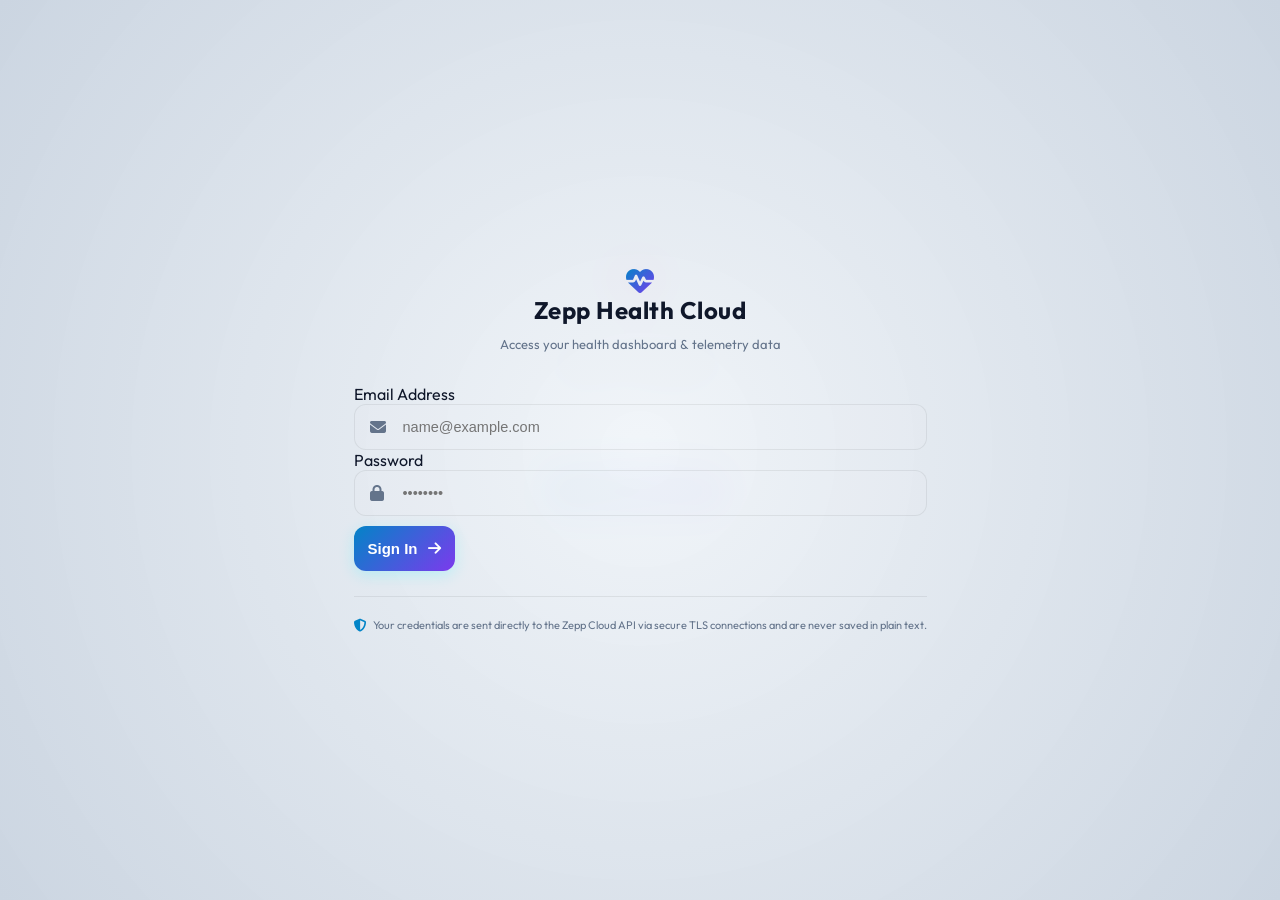
<file: frontend/heart_details.html>
<!DOCTYPE html>
<html lang="en">
<head>
  <meta charset="UTF-8">
  <meta name="viewport" content="width=device-width, initial-scale=1.0">
  <title>Heart Health - Zepp Dashboard</title>
  <link rel="stylesheet" href="style.css">
  <link rel="stylesheet" href="https://cdnjs.cloudflare.com/ajax/libs/font-awesome/6.4.0/css/all.min.css">
  <link href="https://fonts.googleapis.com/css2?family=Outfit:wght@300;400;500;600;700;800&display=swap" rel="stylesheet">
</head>
<body>
  <!-- Main Content Area -->
  <main class="main-content">
    <header class="top-header">
      <div class="header-title">
        <div class="brand-inline">
          <button id="menu-toggle-btn" class="menu-toggle-btn" title="Open navigation menu">
            <i class="fa-solid fa-bars"></i>
          </button>
          <i class="fa-solid fa-heart-pulse brand-icon"></i>
          <h2>Zepp Dashboard</h2>
        </div>
        <p>Heart Health detailed view</p>
      </div>
      <div class="header-controls">
        <div class="sync-status">
          <span class="pulse-indicator"></span>
          <span id="sync-text">Synced Live</span>
        </div>
        <div class="user-badge">
          <i class="fa-solid fa-user-circle"></i>
          <span id="user-id-val" class="user-value">Loading...</span>
        </div>
        <button id="logout-btn" class="logout-btn" title="Sign out / Switch account">
          <i class="fa-solid fa-right-from-bracket"></i>
        </button>
      </div>
    </header>

    <div class="scroll-container">
      <div style="background: var(--card-bg); padding: 40px; border-radius: 24px; border: 1px solid var(--card-border); text-align: center; max-width: 600px; margin: 50px auto; box-shadow: 0 4px 30px rgba(0, 0, 0, 0.02);">
        <i class="fa-solid fa-heart-pulse" style="font-size: 64px; color: var(--accent-rose); margin-bottom: 24px;"></i>
        <h2 style="font-size: 28px; font-weight: 700; margin-bottom: 12px; color: var(--text-primary);">Heart Health</h2>
        <p style="color: var(--text-secondary); line-height: 1.6; margin-bottom: 30px;">
          This page will show heart rate zones (Aerobic, Anaerobic, VO2 Max, Fat Burning), resting heart rate trends, and cardiovascular health insights.
        </p>
        <a href="index.html" style="display: inline-block; background: linear-gradient(135deg, var(--accent-cyan), var(--accent-purple)); color: #fff; padding: 12px 30px; border-radius: 14px; font-weight: 600; text-decoration: none; transition: var(--transition-smooth); box-shadow: 0 4px 15px rgba(2, 132, 199, 0.15);">
          Back to Overview
        </a>
      </div>
    </div>
  </main>

  <!-- Navigation Drawer (Hamburger Menu) -->
  <div id="nav-drawer" class="nav-drawer">
    <div class="drawer-header">
      <div class="brand-inline">
        <i class="fa-solid fa-heart-pulse brand-icon"></i>
        <h2>Zepp Menu</h2>
      </div>
      <button id="drawer-close-btn" class="drawer-close-btn" title="Close Menu">
        <i class="fa-solid fa-xmark"></i>
      </button>
    </div>
    <nav class="drawer-nav">
      <a href="index.html" class="drawer-link">
        <i class="fa-solid fa-chart-line"></i>
        <span>Overview</span>
      </a>
      <a href="sleep_details.html" class="drawer-link">
        <i class="fa-solid fa-bed"></i>
        <span>Sleep Analytics</span>
      </a>
      <a href="heart_details.html" class="drawer-link active">
        <i class="fa-solid fa-heart-pulse"></i>
        <span>Heart Health</span>
      </a>
      <a href="workouts.html" class="drawer-link">
        <i class="fa-solid fa-running"></i>
        <span>Workouts History</span>
      </a>
    </nav>
  </div>
  <div id="drawer-overlay" class="drawer-overlay"></div>

  <!-- Login Modal overlay (shared behavior) -->
  <div id="login-overlay" class="login-overlay">
    <div class="login-modal">
      <div class="login-header">
        <i class="fa-solid fa-heart-pulse brand-icon"></i>
        <h2>Zepp Health Cloud</h2>
        <p>Access your health dashboard & telemetry data</p>
      </div>
      <form id="login-form">
        <div class="form-group">
          <label for="login-email">Email Address</label>
          <div class="input-wrapper">
            <i class="fa-solid fa-envelope input-icon"></i>
            <input type="email" id="login-email" placeholder="name@example.com" required>
          </div>
        </div>
        <div class="form-group">
          <label for="login-password">Password</label>
          <div class="input-wrapper">
            <i class="fa-solid fa-lock input-icon"></i>
            <input type="password" id="login-password" placeholder="••••••••" required>
          </div>
        </div>
        <div class="error-msg" id="login-error-msg" style="display: none;">
          <i class="fa-solid fa-triangle-exclamation"></i>
          <span id="error-text">Invalid email or password.</span>
        </div>
        <button type="submit" class="login-btn" id="login-submit-btn">
          <span>Sign In</span>
          <i class="fa-solid fa-arrow-right"></i>
        </button>
      </form>
      <div class="login-footer">
        <p><i class="fa-solid fa-shield-halved"></i> Your credentials are sent directly to the Zepp Cloud API via secure TLS connections and are never saved in plain text.</p>
      </div>
    </div>
  </div>

  <script src="app.js"></script>
</body>
</html>
</file>
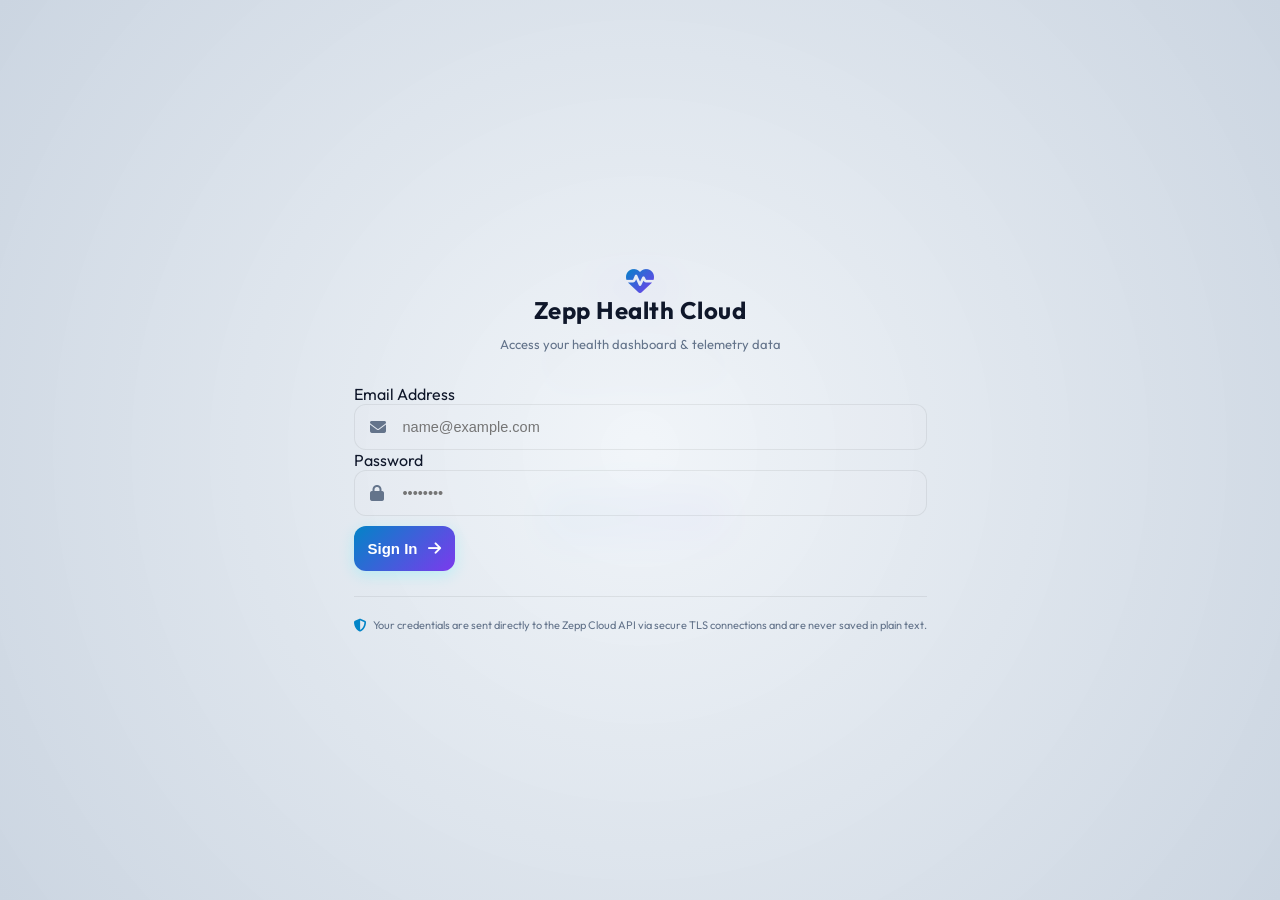
<file: frontend/sleep_details.html>
<!DOCTYPE html>
<html lang="en">
<head>
  <meta charset="UTF-8">
  <meta name="viewport" content="width=device-width, initial-scale=1.0">
  <title>Sleep Analytics - Zepp Dashboard</title>
  <link rel="stylesheet" href="style.css">
  <link rel="stylesheet" href="https://cdnjs.cloudflare.com/ajax/libs/font-awesome/6.4.0/css/all.min.css">
  <link href="https://fonts.googleapis.com/css2?family=Outfit:wght@300;400;500;600;700;800&display=swap" rel="stylesheet">
</head>
<body>
  <!-- Main Content Area -->
  <main class="main-content">
    <header class="top-header">
      <div class="header-title">
        <div class="brand-inline">
          <button id="menu-toggle-btn" class="menu-toggle-btn" title="Open navigation menu">
            <i class="fa-solid fa-bars"></i>
          </button>
          <i class="fa-solid fa-heart-pulse brand-icon"></i>
          <h2>Zepp Dashboard</h2>
        </div>
        <p>Sleep Analytics detailed view</p>
      </div>
      <div class="header-controls">
        <div class="sync-status">
          <span class="pulse-indicator"></span>
          <span id="sync-text">Synced Live</span>
        </div>
        <div class="user-badge">
          <i class="fa-solid fa-user-circle"></i>
          <span id="user-id-val" class="user-value">Loading...</span>
        </div>
        <button id="logout-btn" class="logout-btn" title="Sign out / Switch account">
          <i class="fa-solid fa-right-from-bracket"></i>
        </button>
      </div>
    </header>

    <div class="scroll-container">
      <div style="background: var(--card-bg); padding: 40px; border-radius: 24px; border: 1px solid var(--card-border); text-align: center; max-width: 600px; margin: 50px auto; box-shadow: 0 4px 30px rgba(0, 0, 0, 0.02);">
        <i class="fa-solid fa-bed" style="font-size: 64px; color: var(--accent-purple); margin-bottom: 24px;"></i>
        <h2 style="font-size: 28px; font-weight: 700; margin-bottom: 12px; color: var(--text-primary);">Sleep Analytics</h2>
        <p style="color: var(--text-secondary); line-height: 1.6; margin-bottom: 30px;">
          This page will show detailed hypnograms, sleep stage breakdowns (Deep, Light, REM, Awake), and sleep quality recommendations based on your Zepp band.
        </p>
        <a href="index.html" style="display: inline-block; background: linear-gradient(135deg, var(--accent-cyan), var(--accent-purple)); color: #fff; padding: 12px 30px; border-radius: 14px; font-weight: 600; text-decoration: none; transition: var(--transition-smooth); box-shadow: 0 4px 15px rgba(2, 132, 199, 0.15);">
          Back to Overview
        </a>
      </div>
    </div>
  </main>

  <!-- Navigation Drawer (Hamburger Menu) -->
  <div id="nav-drawer" class="nav-drawer">
    <div class="drawer-header">
      <div class="brand-inline">
        <i class="fa-solid fa-heart-pulse brand-icon"></i>
        <h2>Zepp Menu</h2>
      </div>
      <button id="drawer-close-btn" class="drawer-close-btn" title="Close Menu">
        <i class="fa-solid fa-xmark"></i>
      </button>
    </div>
    <nav class="drawer-nav">
      <a href="index.html" class="drawer-link">
        <i class="fa-solid fa-chart-line"></i>
        <span>Overview</span>
      </a>
      <a href="sleep_details.html" class="drawer-link active">
        <i class="fa-solid fa-bed"></i>
        <span>Sleep Analytics</span>
      </a>
      <a href="heart_details.html" class="drawer-link">
        <i class="fa-solid fa-heart-pulse"></i>
        <span>Heart Health</span>
      </a>
      <a href="workouts.html" class="drawer-link">
        <i class="fa-solid fa-running"></i>
        <span>Workouts History</span>
      </a>
    </nav>
  </div>
  <div id="drawer-overlay" class="drawer-overlay"></div>

  <!-- Login Modal overlay (shared behavior) -->
  <div id="login-overlay" class="login-overlay">
    <div class="login-modal">
      <div class="login-header">
        <i class="fa-solid fa-heart-pulse brand-icon"></i>
        <h2>Zepp Health Cloud</h2>
        <p>Access your health dashboard & telemetry data</p>
      </div>
      <form id="login-form">
        <div class="form-group">
          <label for="login-email">Email Address</label>
          <div class="input-wrapper">
            <i class="fa-solid fa-envelope input-icon"></i>
            <input type="email" id="login-email" placeholder="name@example.com" required>
          </div>
        </div>
        <div class="form-group">
          <label for="login-password">Password</label>
          <div class="input-wrapper">
            <i class="fa-solid fa-lock input-icon"></i>
            <input type="password" id="login-password" placeholder="••••••••" required>
          </div>
        </div>
        <div class="error-msg" id="login-error-msg" style="display: none;">
          <i class="fa-solid fa-triangle-exclamation"></i>
          <span id="error-text">Invalid email or password.</span>
        </div>
        <button type="submit" class="login-btn" id="login-submit-btn">
          <span>Sign In</span>
          <i class="fa-solid fa-arrow-right"></i>
        </button>
      </form>
      <div class="login-footer">
        <p><i class="fa-solid fa-shield-halved"></i> Your credentials are sent directly to the Zepp Cloud API via secure TLS connections and are never saved in plain text.</p>
      </div>
    </div>
  </div>

  <script src="app.js"></script>
</body>
</html>
</file>
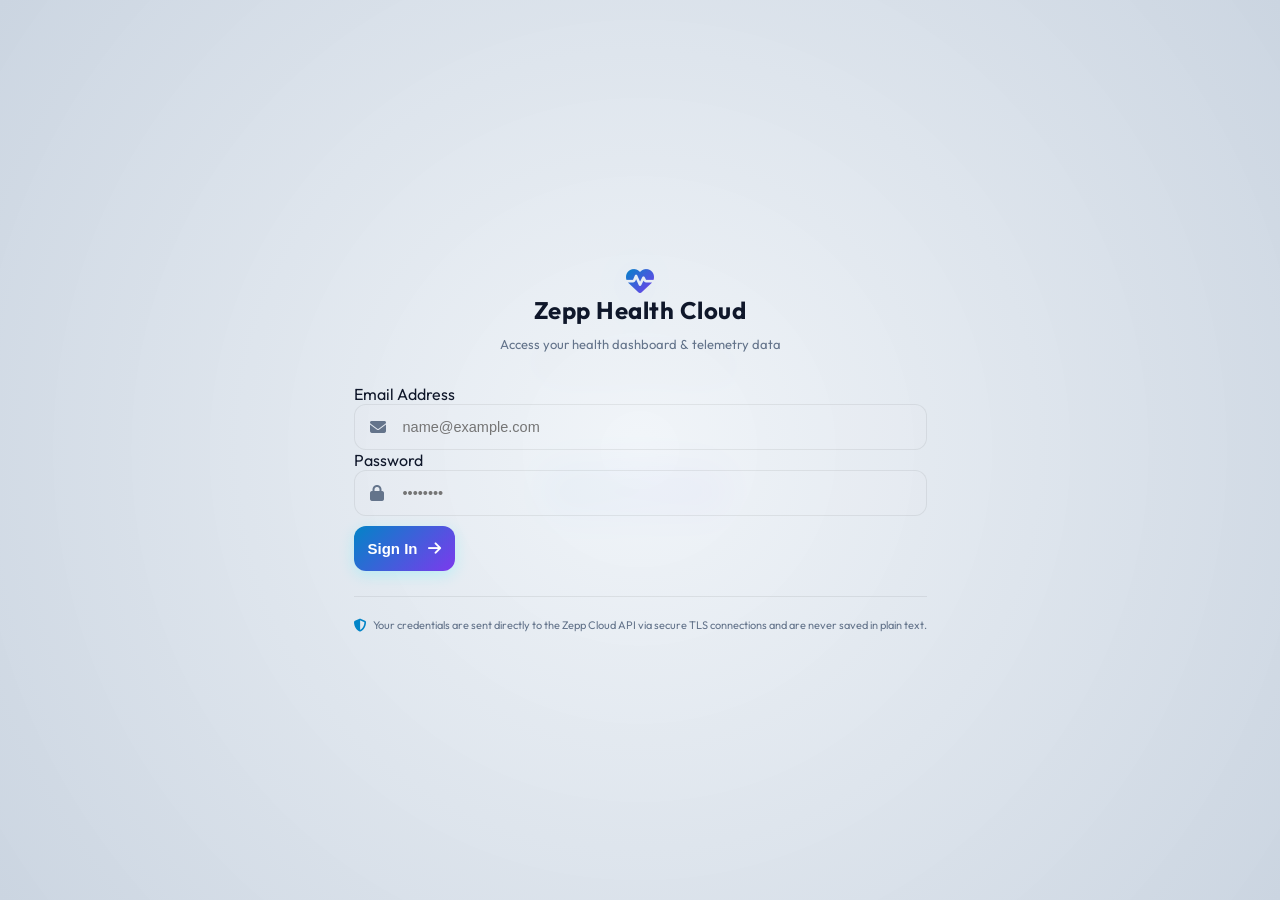
<file: frontend/workouts.html>
<!DOCTYPE html>
<html lang="en">
<head>
  <meta charset="UTF-8">
  <meta name="viewport" content="width=device-width, initial-scale=1.0">
  <title>Workouts History - Zepp Dashboard</title>
  <link rel="stylesheet" href="style.css">
  <link rel="stylesheet" href="https://cdnjs.cloudflare.com/ajax/libs/font-awesome/6.4.0/css/all.min.css">
  <link href="https://fonts.googleapis.com/css2?family=Outfit:wght@300;400;500;600;700;800&display=swap" rel="stylesheet">
</head>
<body>
  <!-- Main Content Area -->
  <main class="main-content">
    <header class="top-header">
      <div class="header-title">
        <div class="brand-inline">
          <button id="menu-toggle-btn" class="menu-toggle-btn" title="Open navigation menu">
            <i class="fa-solid fa-bars"></i>
          </button>
          <i class="fa-solid fa-heart-pulse brand-icon"></i>
          <h2>Zepp Dashboard</h2>
        </div>
        <p>Workouts History detailed view</p>
      </div>
      <div class="header-controls">
        <div class="sync-status">
          <span class="pulse-indicator"></span>
          <span id="sync-text">Synced Live</span>
        </div>
        <div class="user-badge">
          <i class="fa-solid fa-user-circle"></i>
          <span id="user-id-val" class="user-value">Loading...</span>
        </div>
        <button id="logout-btn" class="logout-btn" title="Sign out / Switch account">
          <i class="fa-solid fa-right-from-bracket"></i>
        </button>
      </div>
    </header>

    <div class="scroll-container">
      <div style="background: var(--card-bg); padding: 40px; border-radius: 24px; border: 1px solid var(--card-border); text-align: center; max-width: 600px; margin: 50px auto; box-shadow: 0 4px 30px rgba(0, 0, 0, 0.02);">
        <i class="fa-solid fa-running" style="font-size: 64px; color: var(--accent-cyan); margin-bottom: 24px;"></i>
        <h2 style="font-size: 28px; font-weight: 700; margin-bottom: 12px; color: var(--text-primary);">Workouts History</h2>
        <p style="color: var(--text-secondary); line-height: 1.6; margin-bottom: 30px;">
          This page will show your past workout sessions, altitude and climbing charts, and training load analyses.
        </p>
        <a href="index.html" style="display: inline-block; background: linear-gradient(135deg, var(--accent-cyan), var(--accent-purple)); color: #fff; padding: 12px 30px; border-radius: 14px; font-weight: 600; text-decoration: none; transition: var(--transition-smooth); box-shadow: 0 4px 15px rgba(2, 132, 199, 0.15);">
          Back to Overview
        </a>
      </div>
    </div>
  </main>

  <!-- Navigation Drawer (Hamburger Menu) -->
  <div id="nav-drawer" class="nav-drawer">
    <div class="drawer-header">
      <div class="brand-inline">
        <i class="fa-solid fa-heart-pulse brand-icon"></i>
        <h2>Zepp Menu</h2>
      </div>
      <button id="drawer-close-btn" class="drawer-close-btn" title="Close Menu">
        <i class="fa-solid fa-xmark"></i>
      </button>
    </div>
    <nav class="drawer-nav">
      <a href="index.html" class="drawer-link">
        <i class="fa-solid fa-chart-line"></i>
        <span>Overview</span>
      </a>
      <a href="sleep_details.html" class="drawer-link">
        <i class="fa-solid fa-bed"></i>
        <span>Sleep Analytics</span>
      </a>
      <a href="heart_details.html" class="drawer-link">
        <i class="fa-solid fa-heart-pulse"></i>
        <span>Heart Health</span>
      </a>
      <a href="workouts.html" class="drawer-link active">
        <i class="fa-solid fa-running"></i>
        <span>Workouts History</span>
      </a>
    </nav>
  </div>
  <div id="drawer-overlay" class="drawer-overlay"></div>

  <!-- Login Modal overlay (shared behavior) -->
  <div id="login-overlay" class="login-overlay">
    <div class="login-modal">
      <div class="login-header">
        <i class="fa-solid fa-heart-pulse brand-icon"></i>
        <h2>Zepp Health Cloud</h2>
        <p>Access your health dashboard & telemetry data</p>
      </div>
      <form id="login-form">
        <div class="form-group">
          <label for="login-email">Email Address</label>
          <div class="input-wrapper">
            <i class="fa-solid fa-envelope input-icon"></i>
            <input type="email" id="login-email" placeholder="name@example.com" required>
          </div>
        </div>
        <div class="form-group">
          <label for="login-password">Password</label>
          <div class="input-wrapper">
            <i class="fa-solid fa-lock input-icon"></i>
            <input type="password" id="login-password" placeholder="••••••••" required>
          </div>
        </div>
        <div class="error-msg" id="login-error-msg" style="display: none;">
          <i class="fa-solid fa-triangle-exclamation"></i>
          <span id="error-text">Invalid email or password.</span>
        </div>
        <button type="submit" class="login-btn" id="login-submit-btn">
          <span>Sign In</span>
          <i class="fa-solid fa-arrow-right"></i>
        </button>
      </form>
      <div class="login-footer">
        <p><i class="fa-solid fa-shield-halved"></i> Your credentials are sent directly to the Zepp Cloud API via secure TLS connections and are never saved in plain text.</p>
      </div>
    </div>
  </div>

  <script src="app.js"></script>
</body>
</html>
</file>
<file: frontend/style.css>
/* CSS Variables & Core Styling */
:root {
  --bg-color: #f1f5f9;
  --card-bg: rgba(255, 255, 255, 0.9);
  --card-border: rgba(0, 0, 0, 0.07);
  --text-primary: #0f172a;
  --text-secondary: #64748b;
  --accent-cyan: #0284c7;
  --accent-rose: #db2777;
  --accent-purple: #7c3aed;
  --accent-green: #0d9488;
  --accent-amber: #ea580c;
  
  --shadow-neon-cyan: rgba(2, 132, 199, 0.12);
  --shadow-neon-rose: rgba(219, 39, 119, 0.12);
  --shadow-neon-purple: rgba(124, 58, 237, 0.12);
  
  --font-main: 'Outfit', -apple-system, BlinkMacSystemFont, "Segoe UI", Roboto, Helvetica, Arial, sans-serif;
  --transition-smooth: all 0.3s cubic-bezier(0.25, 0.8, 0.25, 1);
}

* {
  box-sizing: border-box;
  margin: 0;
  padding: 0;
}

body {
  background-color: var(--bg-color);
  color: var(--text-primary);
  font-family: var(--font-main);
  height: 100vh;
  display: flex;
  overflow: hidden;
}

/* Sidebar Styling */
.sidebar {
  width: 280px;
  background: rgba(10, 11, 18, 0.95);
  border-right: 1px solid var(--card-border);
  display: flex;
  flex-direction: column;
  padding: 30px 20px;
  z-index: 10;
}

.sidebar-brand {
  display: flex;
  align-items: center;
  gap: 12px;
  margin-bottom: 35px;
}

.brand-icon {
  font-size: 28px;
  background: linear-gradient(135deg, var(--accent-cyan), var(--accent-purple));
  -webkit-background-clip: text;
  -webkit-text-fill-color: transparent;
}

.sidebar-brand h2 {
  font-size: 22px;
  font-weight: 700;
  letter-spacing: 0.5px;
}

.time-filter-section {
  margin-bottom: 30px;
}

.time-filter-section label {
  font-size: 11px;
  text-transform: uppercase;
  color: var(--text-secondary);
  font-weight: 600;
  letter-spacing: 1px;
  display: block;
  margin-bottom: 8px;
}

.time-select {
  width: 100%;
  padding: 12px 16px;
  border-radius: 10px;
  background: var(--card-bg);
  border: 1px solid var(--card-border);
  color: var(--text-primary);
  font-size: 14px;
  font-weight: 500;
  cursor: pointer;
  outline: none;
  transition: var(--transition-smooth);
}

.time-select:focus {
  border-color: var(--accent-cyan);
  box-shadow: 0 0 10px var(--shadow-neon-cyan);
}

.sidebar-nav {
  display: flex;
  flex-direction: column;
  gap: 8px;
  flex-grow: 1;
}

.nav-item {
  display: flex;
  align-items: center;
  gap: 15px;
  padding: 14px 18px;
  border-radius: 12px;
  color: var(--text-secondary);
  text-decoration: none;
  font-size: 15px;
  font-weight: 500;
  transition: var(--transition-smooth);
}

.nav-item:hover {
  color: var(--text-primary);
  background: rgba(255, 255, 255, 0.03);
}

.nav-item.active {
  color: var(--text-primary);
  background: rgba(0, 242, 254, 0.08);
  border: 1px solid rgba(0, 242, 254, 0.15);
  box-shadow: 0 4px 15px rgba(0, 242, 254, 0.03);
}

.nav-item i {
  font-size: 18px;
}

.sidebar-footer {
  margin-top: auto;
  border-top: 1px solid var(--card-border);
  padding-top: 20px;
  display: flex;
  align-items: center;
  justify-content: space-between;
  gap: 10px;
}

.logout-btn {
  background: rgba(255, 255, 255, 0.04);
  border: 1px solid var(--card-border);
  color: var(--text-secondary);
  border-radius: 8px;
  width: 32px;
  height: 32px;
  display: flex;
  align-items: center;
  justify-content: center;
  cursor: pointer;
  transition: var(--transition-smooth);
}

.logout-btn:hover {
  background: rgba(255, 8, 68, 0.1);
  border-color: rgba(255, 8, 68, 0.3);
  color: #ff4a6b;
  box-shadow: 0 0 10px rgba(255, 8, 68, 0.15);
}

.user-badge {
  display: flex;
  align-items: center;
  gap: 12px;
}

.user-badge i {
  font-size: 32px;
  color: var(--text-secondary);
}

.user-badge-info {
  display: flex;
  flex-direction: column;
}

.user-label {
  font-size: 10px;
  color: var(--text-secondary);
  text-transform: uppercase;
  letter-spacing: 0.5px;
}

.user-value {
  font-size: 13px;
  font-weight: 600;
}

/* Main Content Area */
.main-content {
  flex-grow: 1;
  display: flex;
  flex-direction: column;
  background-color: var(--bg-color);
  padding: 40px;
  overflow: hidden;
}

.top-header {
  display: flex;
  justify-content: space-between;
  align-items: center;
  margin-bottom: 30px;
  flex-shrink: 0;
}

.header-title h1 {
  font-size: 32px;
  font-weight: 700;
  margin-bottom: 4px;
}

.header-title p {
  font-size: 14px;
  color: var(--text-secondary);
}

.sync-status {
  display: flex;
  align-items: center;
  gap: 8px;
  padding: 8px 16px;
  background: rgba(13, 148, 136, 0.08);
  border: 1px solid rgba(13, 148, 136, 0.2);
  border-radius: 20px;
  font-size: 12px;
  font-weight: 600;
  color: var(--accent-green);
  flex-shrink: 0;
}

.pulse-indicator {
  width: 8px;
  height: 8px;
  background-color: #00e676;
  border-radius: 50%;
  box-shadow: 0 0 8px #00e676;
  animation: pulse 1.8s infinite;
}

@keyframes pulse {
  0% { transform: scale(0.95); box-shadow: 0 0 0 0 rgba(0, 230, 118, 0.7); }
  70% { transform: scale(1); box-shadow: 0 0 0 6px rgba(0, 230, 118, 0); }
  100% { transform: scale(0.95); box-shadow: 0 0 0 0 rgba(0, 230, 118, 0); }
}

.scroll-container {
  flex-grow: 1;
  overflow-y: auto;
  padding-right: 8px;
}

.scroll-container::-webkit-scrollbar {
  width: 6px;
}

.scroll-container::-webkit-scrollbar-thumb {
  background: rgba(255, 255, 255, 0.1);
  border-radius: 10px;
}

/* Dashboard Panel Transitions */
.dashboard-panel {
  display: none;
  animation: fadeIn 0.4s ease-out forwards;
}

.dashboard-panel.active {
  display: block;
}

@keyframes fadeIn {
  from { opacity: 0; transform: translateY(12px); }
  to { opacity: 1; transform: translateY(0); }
}

/* Quick Stats Grid */
.stats-grid {
  display: grid;
  grid-template-columns: repeat(4, 1fr);
  gap: 20px;
  margin-bottom: 30px;
}

.stat-card {
  background: var(--card-bg);
  border: 1px solid var(--card-border);
  backdrop-filter: blur(12px);
  border-radius: 20px;
  padding: 24px;
  position: relative;
  overflow: hidden;
  transition: var(--transition-smooth);
}

.stat-card:hover {
  transform: translateY(-4px);
  border-color: rgba(255, 255, 255, 0.12);
}

.stat-icon-wrapper {
  width: 48px;
  height: 48px;
  border-radius: 14px;
  display: flex;
  align-items: center;
  justify-content: center;
  font-size: 20px;
  margin-bottom: 20px;
}

.stat-steps .stat-icon-wrapper { background: rgba(0, 242, 254, 0.1); color: var(--accent-cyan); }
.stat-hr .stat-icon-wrapper { background: rgba(255, 8, 68, 0.1); color: var(--accent-rose); }
.stat-sleep .stat-icon-wrapper { background: rgba(127, 0, 255, 0.1); color: var(--accent-purple); }
.stat-spo2 .stat-icon-wrapper { background: rgba(0, 176, 155, 0.1); color: var(--accent-green); }
.stat-stress .stat-icon-wrapper { background: rgba(255, 140, 0, 0.1); color: #ffa726; }
.stat-vo2 .stat-icon-wrapper { background: rgba(13, 148, 136, 0.1); color: var(--accent-green); }
.stat-calories .stat-icon-wrapper { background: rgba(255, 8, 68, 0.1); color: var(--accent-rose); }

.stat-info h3 {
  font-size: 14px;
  font-weight: 500;
  color: var(--text-secondary);
  margin-bottom: 8px;
}

.stat-value {
  font-size: 28px;
  font-weight: 700;
  margin-bottom: 4px;
}

.stat-value .unit {
  font-size: 14px;
  color: var(--text-secondary);
  font-weight: 500;
  margin-left: 2px;
}

.stat-desc {
  font-size: 13px;
  color: var(--text-secondary);
}

.stat-progress {
  height: 4px;
  background: rgba(255, 255, 255, 0.05);
  border-radius: 2px;
  margin-top: 15px;
  overflow: hidden;
}

.progress-bar {
  height: 100%;
  background: linear-gradient(90deg, var(--accent-cyan), var(--accent-purple));
  border-radius: 2px;
  transition: width 0.6s ease-out;
}

.stat-badge {
  position: absolute;
  top: 24px;
  right: 24px;
  font-size: 11px;
  font-weight: 600;
  padding: 6px 12px;
  border-radius: 20px;
}

.hr-avg { background: rgba(255, 8, 68, 0.1); color: var(--accent-rose); border: 1px solid rgba(255, 8, 68, 0.2); }
.sleep-status { background: rgba(127, 0, 255, 0.1); color: var(--accent-purple); border: 1px solid rgba(127, 0, 255, 0.2); }
.pai-score { background: rgba(248, 54, 0, 0.1); color: var(--accent-amber); border: 1px solid rgba(248, 54, 0, 0.2); }

/* Charts & Rows */
.charts-row {
  display: grid;
  grid-template-columns: 2fr 1fr;
  gap: 20px;
  margin-bottom: 30px;
}

.chart-card {
  background: var(--card-bg);
  border: 1px solid var(--card-border);
  backdrop-filter: blur(12px);
  border-radius: 20px;
  padding: 24px;
}

.chart-header {
  display: flex;
  justify-content: space-between;
  align-items: center;
  margin-bottom: 20px;
}

.chart-header h3 {
  font-size: 16px;
  font-weight: 600;
}

.info-tooltip-btn {
  color: var(--text-secondary);
  cursor: pointer;
  transition: var(--transition-smooth);
}

.info-tooltip-btn:hover {
  color: var(--accent-cyan);
}

.chart-container {
  position: relative;
  height: 280px;
  width: 100%;
}

/* Secondary detail row */
.detail-row {
  display: grid;
  grid-template-columns: 1fr 1fr;
  gap: 20px;
  margin-bottom: 30px;
}

.info-card {
  background: var(--card-bg);
  border: 1px solid var(--card-border);
  border-radius: 20px;
  padding: 24px;
}

.info-card-header {
  display: flex;
  justify-content: space-between;
  align-items: center;
  margin-bottom: 20px;
}

.info-card-header h3 {
  font-size: 16px;
  font-weight: 600;
}

.spo2-stats-container {
  display: flex;
  justify-content: space-around;
  background: rgba(255, 255, 255, 0.02);
  border: 1px solid var(--card-border);
  border-radius: 14px;
  padding: 16px;
  margin-bottom: 20px;
}

.spo2-metric {
  display: flex;
  flex-direction: column;
  align-items: center;
}

.spo2-metric .label {
  font-size: 12px;
  color: var(--text-secondary);
  margin-bottom: 6px;
}

.spo2-metric .value {
  font-size: 22px;
  font-weight: 700;
  color: var(--accent-green);
}

.spo2-divider {
  width: 1px;
  background: var(--card-border);
}

.spo2-list-wrapper h4 {
  font-size: 13px;
  color: var(--text-secondary);
  margin-bottom: 12px;
}

.spo2-pill-container {
  display: flex;
  flex-wrap: wrap;
  gap: 8px;
}

.spo2-pill {
  background: rgba(0, 176, 155, 0.1);
  color: var(--accent-green);
  border: 1px solid rgba(0, 176, 155, 0.2);
  padding: 6px 12px;
  border-radius: 20px;
  font-size: 12px;
  font-weight: 600;
}

/* Metric Explainer Card */
.quick-explain-card h3 {
  font-size: 16px;
  font-weight: 600;
  margin-bottom: 15px;
}

.explain-tabs {
  display: flex;
  gap: 8px;
  border-bottom: 1px solid var(--card-border);
  padding-bottom: 10px;
  margin-bottom: 15px;
}

.explain-tab-btn {
  background: none;
  border: none;
  color: var(--text-secondary);
  font-size: 14px;
  font-weight: 600;
  cursor: pointer;
  padding: 8px 12px;
  border-radius: 8px;
  transition: var(--transition-smooth);
}

.explain-tab-btn:hover {
  color: var(--text-primary);
  background: rgba(255, 255, 255, 0.03);
}

.explain-tab-btn.active {
  color: var(--accent-cyan);
  background: rgba(0, 242, 254, 0.08);
}

.explain-tab-content {
  display: none;
}

.explain-tab-content.active {
  display: block;
  animation: fadeIn 0.3s ease-out forwards;
}

.explain-tab-content h4 {
  font-size: 15px;
  margin-bottom: 8px;
  color: var(--text-primary);
}

.explain-tab-content p {
  font-size: 13.5px;
  color: var(--text-secondary);
  line-height: 1.5;
}

/* Sleep Section Styling */
.panel-card {
  background: var(--card-bg);
  border: 1px solid var(--card-border);
  border-radius: 24px;
  padding: 30px;
  margin-bottom: 30px;
}

.panel-card-header {
  margin-bottom: 25px;
}

.panel-card-header h2 {
  font-size: 22px;
  font-weight: 700;
  margin-bottom: 4px;
}

.card-subtitle {
  font-size: 14px;
  color: var(--text-secondary);
}

.sleep-empty-state, .workouts-empty-state {
  display: flex;
  flex-direction: column;
  align-items: center;
  justify-content: center;
  padding: 60px 20px;
  text-align: center;
}

.sleep-empty-icon, .empty-icon {
  font-size: 60px;
  color: var(--text-secondary);
  opacity: 0.3;
  margin-bottom: 20px;
}

.sleep-empty-state h3, .workouts-empty-state h3 {
  font-size: 18px;
  margin-bottom: 8px;
}

.sleep-empty-state p, .workouts-empty-state p {
  font-size: 14px;
  color: var(--text-secondary);
  max-width: 400px;
}

.sleep-stats-summary {
  display: grid;
  grid-template-columns: 1fr 2fr;
  gap: 30px;
  margin-bottom: 35px;
}

.sleep-total-box {
  background: rgba(127, 0, 255, 0.05);
  border: 1px solid rgba(127, 0, 255, 0.15);
  border-radius: 20px;
  display: flex;
  flex-direction: column;
  align-items: center;
  justify-content: center;
  padding: 40px;
}

.sleep-total-box .value {
  font-size: 42px;
  font-weight: 800;
  color: var(--accent-purple);
  margin-bottom: 8px;
}

.sleep-total-box .label {
  font-size: 14px;
  color: var(--text-secondary);
  font-weight: 500;
}

.sleep-bars-grid {
  display: flex;
  flex-direction: column;
  justify-content: center;
  gap: 16px;
}

.sleep-bar-item .label-row {
  display: flex;
  justify-content: space-between;
  font-size: 13.5px;
  font-weight: 500;
  margin-bottom: 6px;
}

.sleep-bar-item .bar-bg {
  height: 8px;
  background: rgba(255, 255, 255, 0.04);
  border-radius: 4px;
  overflow: hidden;
}

.sleep-bar-item .bar-fill {
  height: 100%;
  border-radius: 4px;
  transition: width 0.8s cubic-bezier(0.25, 0.8, 0.25, 1);
}

.sleep-deep { background: var(--accent-purple); }
.sleep-light { background: #b05cff; }
.sleep-rem { background: #e100ff; }
.sleep-awake { background: var(--accent-rose); }

.sleep-explainer-card {
  border-top: 1px solid var(--card-border);
  padding-top: 30px;
}

.sleep-explainer-card h3 {
  font-size: 16px;
  margin-bottom: 20px;
}

.stages-description-grid {
  display: grid;
  grid-template-columns: repeat(3, 1fr);
  gap: 20px;
}

.stage-info-col h5 {
  font-size: 14px;
  font-weight: 600;
  margin-bottom: 8px;
  display: flex;
  align-items: center;
  gap: 8px;
}

.stage-info-col p {
  font-size: 13px;
  color: var(--text-secondary);
  line-height: 1.5;
}

.dot { width: 8px; height: 8px; border-radius: 50%; display: inline-block; }
.deep-dot { background-color: var(--accent-purple); }
.light-dot { background-color: #b05cff; }
.rem-dot { background-color: #e100ff; }

/* VO2 Max Section Styling */
.vo2-hero-card {
  display: grid;
  grid-template-columns: 1fr 1.5fr;
  gap: 40px;
  align-items: center;
}

.vo2-meter-section {
  display: flex;
  flex-direction: column;
  align-items: center;
  justify-content: center;
}

.vo2-dial {
  width: 180px;
  height: 180px;
  border-radius: 50%;
  border: 6px solid rgba(0, 242, 254, 0.1);
  border-top-color: var(--accent-cyan);
  display: flex;
  flex-direction: column;
  align-items: center;
  justify-content: center;
  margin-bottom: 20px;
  box-shadow: 0 0 30px rgba(0, 242, 254, 0.05);
}

.vo2-val-big {
  font-size: 42px;
  font-weight: 800;
  color: var(--accent-cyan);
  line-height: 1;
}

.vo2-val-unit {
  font-size: 11px;
  color: var(--text-secondary);
  margin-top: 4px;
}

.vo2-fitness-level {
  font-size: 15px;
  font-weight: 600;
  color: var(--text-primary);
  background: rgba(0, 242, 254, 0.08);
  border: 1px solid rgba(0, 242, 254, 0.15);
  padding: 8px 16px;
  border-radius: 20px;
}

.vo2-details-text h2 {
  font-size: 24px;
  margin-bottom: 12px;
}

.vo2-details-text .intro {
  font-size: 14.5px;
  color: var(--text-secondary);
  line-height: 1.5;
  margin-bottom: 25px;
}

.vo2-level-legend {
  margin-bottom: 25px;
}

.vo2-level-legend h3 {
  font-size: 14px;
  margin-bottom: 12px;
}

.legend-row {
  display: flex;
  align-items: center;
  gap: 15px;
  margin-bottom: 8px;
  font-size: 13.5px;
}

.legend-row .badge {
  width: 90px;
  text-align: center;
  padding: 4px 8px;
  border-radius: 6px;
  font-size: 11px;
  font-weight: 700;
}

.level-excellent { background: rgba(0, 242, 254, 0.15); color: var(--accent-cyan); }
.level-good { background: rgba(0, 176, 155, 0.15); color: var(--accent-green); }
.level-fair { background: rgba(248, 54, 0, 0.15); color: var(--accent-amber); }
.level-poor { background: rgba(255, 8, 68, 0.15); color: var(--accent-rose); }

.vo2-tips h3 {
  font-size: 14px;
  margin-bottom: 10px;
}

.vo2-tips ul {
  padding-left: 20px;
  font-size: 13.5px;
  color: var(--text-secondary);
  line-height: 1.6;
}

/* Workouts & Altitude Section Styling */
.workout-table-wrapper {
  overflow-x: auto;
  margin-bottom: 30px;
}

.workout-table {
  width: 100%;
  border-collapse: collapse;
  text-align: left;
}

.workout-table th {
  padding: 16px;
  border-bottom: 1px solid var(--card-border);
  color: var(--text-secondary);
  font-size: 13px;
  font-weight: 600;
  text-transform: uppercase;
}

.workout-table td {
  padding: 16px;
  border-bottom: 1px solid var(--card-border);
  font-size: 14px;
}

.workout-table tbody tr:hover {
  background: rgba(255, 255, 255, 0.01);
}

.altitude-info-box {
  background: rgba(255, 255, 255, 0.02);
  border: 1px solid var(--card-border);
  border-radius: 14px;
  padding: 20px;
}

.altitude-info-box h3 {
  font-size: 15px;
  margin-bottom: 8px;
}

.altitude-info-box p {
  font-size: 13.5px;
  color: var(--text-secondary);
  line-height: 1.5;
}

/* Weather Panel Styling */
.weather-graphic-container {
  display: flex;
  flex-direction: column;
  align-items: center;
  justify-content: center;
  padding: 40px 0;
  border-bottom: 1px solid var(--card-border);
  margin-bottom: 30px;
}

.weather-icon-large {
  font-size: 80px;
  background: linear-gradient(135deg, #ff9900, #ff5e62);
  -webkit-background-clip: text;
  -webkit-text-fill-color: transparent;
  margin-bottom: 20px;
}

.weather-graphic-container h2 {
  font-size: 24px;
  font-weight: 700;
}

.weather-info-body {
  max-width: 800px;
  margin: 0 auto;
}

.weather-intro {
  font-size: 15px;
  text-align: center;
  color: var(--text-secondary);
  margin-bottom: 30px;
}

.weather-feature-grid {
  display: grid;
  grid-template-columns: repeat(3, 1fr);
  gap: 20px;
}

.wf-card {
  background: rgba(255, 255, 255, 0.01);
  border: 1px solid var(--card-border);
  border-radius: 16px;
  padding: 24px;
  text-align: center;
  transition: var(--transition-smooth);
}

.wf-card:hover {
  transform: translateY(-2px);
  border-color: rgba(255, 255, 255, 0.1);
}

.wf-card i {
  font-size: 28px;
  color: var(--accent-cyan);
  margin-bottom: 16px;
}

.wf-card h4 {
  font-size: 15px;
  margin-bottom: 10px;
}

.wf-card p {
  font-size: 13px;
  color: var(--text-secondary);
  line-height: 1.5;
}

/* Explainer Guide Accordion */
.explain-metrics-full h2 {
  font-size: 22px;
  margin-bottom: 4px;
}

.explain-metrics-full .subtitle {
  font-size: 14px;
  color: var(--text-secondary);
  margin-bottom: 30px;
}

.explain-accordion {
  display: flex;
  flex-direction: column;
  gap: 12px;
}

.accordion-item {
  border: 1px solid var(--card-border);
  border-radius: 14px;
  overflow: hidden;
  background: var(--card-bg);
}

.accordion-header {
  padding: 20px;
  display: flex;
  justify-content: space-between;
  align-items: center;
  cursor: pointer;
  transition: var(--transition-smooth);
}

.accordion-header:hover {
  background: rgba(255, 255, 255, 0.02);
}

.accordion-header h3 {
  font-size: 15px;
  font-weight: 600;
}

.accordion-header i {
  color: var(--text-secondary);
  transition: transform 0.3s;
}

.accordion-item.active .accordion-header i {
  transform: rotate(180deg);
  color: var(--accent-cyan);
}

.accordion-body {
  max-height: 0;
  overflow: hidden;
  transition: max-height 0.3s ease-out;
  padding: 0 20px;
}

.accordion-item.active .accordion-body {
  max-height: 500px;
  padding: 0 20px 20px 20px;
  border-top: 1px solid var(--card-border);
}

.accordion-body p {
  font-size: 13.5px;
  color: var(--text-secondary);
  line-height: 1.5;
  margin-top: 15px;
  margin-bottom: 12px;
}

.accordion-body ul {
  padding-left: 20px;
  font-size: 13.5px;
  color: var(--text-secondary);
  line-height: 1.6;
}

/* Responsiveness overrides */
@media (max-width: 1200px) {
  .stats-grid { grid-template-columns: repeat(2, 1fr); }
  .charts-row { grid-template-columns: 1fr; }
  .detail-row { grid-template-columns: 1fr; }
  .sleep-stats-summary { grid-template-columns: 1fr; }
  .vo2-hero-card { grid-template-columns: 1fr; }
  .weather-feature-grid { grid-template-columns: 1fr; }
}

/* Login Overlay Styling */
.login-overlay {
  position: fixed;
  top: 0;
  left: 0;
  width: 100vw;
  height: 100vh;
  background: radial-gradient(circle at center, rgba(241, 245, 249, 0.96) 0%, #cbd5e1 100%);
  display: flex;
  align-items: center;
  justify-content: center;
  z-index: 9999;
  backdrop-filter: blur(20px);
}

.login-card {
  width: 100%;
  max-width: 440px;
  background: rgba(255, 255, 255, 0.92);
  border: 1px solid rgba(0, 0, 0, 0.08);
  border-radius: 24px;
  padding: 40px;
  box-shadow: 0 20px 50px rgba(15, 23, 42, 0.08), 0 0 40px rgba(2, 132, 199, 0.05);
  backdrop-filter: blur(12px);
  animation: modalFadeIn 0.5s cubic-bezier(0.25, 0.8, 0.25, 1) forwards;
}

@keyframes modalFadeIn {
  from { opacity: 0; transform: translateY(30px); }
  to { opacity: 1; transform: translateY(0); }
}

.login-header {
  text-align: center;
  margin-bottom: 30px;
}

.login-logo {
  font-size: 48px;
  background: linear-gradient(135deg, var(--accent-cyan), var(--accent-purple));
  -webkit-background-clip: text;
  -webkit-text-fill-color: transparent;
  margin-bottom: 16px;
  filter: drop-shadow(0 0 10px rgba(0, 242, 254, 0.2));
}

.login-header h2 {
  font-size: 24px;
  font-weight: 700;
  margin-bottom: 10px;
  letter-spacing: 0.5px;
}

.login-header p {
  font-size: 13px;
  color: var(--text-secondary);
  line-height: 1.5;
}

.login-form {
  display: flex;
  flex-direction: column;
  gap: 20px;
}

.input-group {
  display: flex;
  flex-direction: column;
  gap: 8px;
}

.input-group label {
  font-size: 11px;
  text-transform: uppercase;
  color: var(--text-secondary);
  font-weight: 600;
  letter-spacing: 0.8px;
}

.input-wrapper {
  position: relative;
  display: flex;
  align-items: center;
}

.input-icon {
  position: absolute;
  left: 16px;
  color: var(--text-secondary);
  font-size: 16px;
  pointer-events: none;
  transition: var(--transition-smooth);
}

.input-wrapper input {
  width: 100%;
  padding: 14px 16px 14px 48px;
  border-radius: 12px;
  background: rgba(255, 255, 255, 0.03);
  border: 1px solid var(--card-border);
  color: var(--text-primary);
  font-size: 14.5px;
  outline: none;
  transition: var(--transition-smooth);
}

.input-wrapper input:focus {
  border-color: var(--accent-cyan);
  background: rgba(255, 255, 255, 0.05);
  box-shadow: 0 0 12px var(--shadow-neon-cyan);
}

.input-wrapper input:focus + .input-icon {
  color: var(--accent-cyan);
}

.error-msg {
  display: flex;
  align-items: center;
  gap: 10px;
  padding: 12px 16px;
  background: rgba(255, 8, 68, 0.1);
  border: 1px solid rgba(255, 8, 68, 0.25);
  border-radius: 12px;
  color: #ff4a6b;
  font-size: 13px;
  font-weight: 500;
  line-height: 1.4;
}

.login-btn {
  margin-top: 10px;
  padding: 14px;
  border-radius: 12px;
  border: none;
  background: linear-gradient(135deg, var(--accent-cyan), var(--accent-purple));
  color: #ffffff;
  font-size: 15px;
  font-weight: 600;
  cursor: pointer;
  display: flex;
  align-items: center;
  justify-content: center;
  gap: 10px;
  transition: var(--transition-smooth);
  box-shadow: 0 4px 15px rgba(0, 242, 254, 0.2);
}

.login-btn:hover {
  transform: translateY(-2px);
  box-shadow: 0 6px 20px rgba(0, 242, 254, 0.3);
  filter: brightness(1.1);
}

.login-btn:active {
  transform: translateY(0);
}

.login-btn:disabled {
  opacity: 0.6;
  cursor: not-allowed;
  transform: none;
  box-shadow: none;
}

.login-footer {
  margin-top: 25px;
  border-top: 1px solid var(--card-border);
  padding-top: 20px;
  text-align: center;
}

.login-footer p {
  font-size: 11px;
  color: var(--text-secondary);
  line-height: 1.5;
  display: flex;
  align-items: center;
  justify-content: center;
  gap: 6px;
}

.login-footer i {
  font-size: 13px;
  color: var(--accent-cyan);
}

/* Mobile Responsiveness (max-width: 768px) */
@media (max-width: 768px) {
  body {
    flex-direction: column;
    overflow-y: auto;
    height: auto;
  }

  .sidebar {
    width: 100%;
    height: auto;
    padding: 15px 15px;
    flex-direction: row;
    flex-wrap: wrap;
    align-items: center;
    justify-content: space-between;
    gap: 15px;
    border-right: none;
    border-bottom: 1px solid var(--card-border);
    position: sticky;
    top: 0;
    background: rgba(10, 11, 18, 0.96);
    backdrop-filter: blur(15px);
    z-index: 999;
  }

  .sidebar-brand {
    margin-bottom: 0;
  }

  .time-filter-section {
    margin-bottom: 0;
    width: 45%;
    max-width: 160px;
  }

  .sidebar-nav {
    flex-direction: row;
    width: 100%;
    overflow-x: auto;
    padding-bottom: 5px;
    gap: 8px;
    order: 3;
    scrollbar-width: none;
  }

  .sidebar-nav::-webkit-scrollbar {
    display: none;
  }

  .nav-item {
    padding: 8px 12px;
    font-size: 13px;
    white-space: nowrap;
    gap: 8px;
  }

  .sidebar-footer {
    border-top: none;
    padding-top: 0;
    margin-top: 0;
    width: auto;
    gap: 8px;
  }

  .user-badge-info {
    display: none;
  }

  .main-content {
    padding: 15px;
    height: auto;
    overflow: visible;
  }

  .top-header {
    flex-direction: column;
    align-items: flex-start;
    gap: 12px;
  }

  .header-title h1 {
    font-size: 26px;
  }

  .stats-grid {
    grid-template-columns: 1fr !important;
    gap: 15px;
  }

  .charts-row, 
  .detail-row, 
  .sleep-stats-summary, 
  .vo2-hero-card, 
  .weather-feature-grid,
  .stages-description-grid,
  .explain-metrics-grid {
    grid-template-columns: 1fr !important;
    gap: 15px;
  }

  .chart-card {
    padding: 15px;
  }

  .login-card {
    padding: 24px;
    margin: 15px;
    border-radius: 20px;
  }
}

/* Sidebar hidden for new top-navbar layout */
.sidebar {
  display: none !important;
}

/* Dashboard panels visibility states */
.dashboard-panel {
  display: none;
  margin-bottom: 40px;
}

/* When overview is active, display the overview panels */
body.tab-overview .dashboard-panel:not(#pai-explain-section) {
  display: block;
}

/* When explain is active, display the explain panel */
body.tab-explain #pai-explain-section {
  display: block;
}

/* Header Navbar Styling */
.top-header {
  background: var(--card-bg);
  backdrop-filter: blur(12px);
  -webkit-backdrop-filter: blur(12px);
  border: 1px solid var(--card-border);
  padding: 16px 24px;
  border-radius: 20px;
  margin-bottom: 30px;
  display: flex;
  justify-content: space-between;
  align-items: center;
  flex-shrink: 0;
  box-shadow: 0 4px 20px rgba(0, 0, 0, 0.02);
}

.brand-inline {
  display: flex;
  align-items: center;
  gap: 10px;
  margin-bottom: 2px;
}

.brand-inline h2 {
  font-size: 22px;
  font-weight: 700;
  color: var(--text-primary);
  margin: 0;
}

.brand-inline .brand-icon {
  font-size: 22px;
  background: linear-gradient(135deg, var(--accent-cyan), var(--accent-purple));
  -webkit-background-clip: text;
  -webkit-text-fill-color: transparent;
}

.header-nav-tabs {
  display: flex;
  background: rgba(0, 0, 0, 0.02);
  border: 1px solid var(--card-border);
  padding: 4px;
  border-radius: 14px;
  gap: 4px;
}

.nav-tab-btn {
  background: transparent;
  border: none;
  color: var(--text-secondary);
  padding: 8px 18px;
  border-radius: 10px;
  font-family: var(--font-main);
  font-size: 13px;
  font-weight: 600;
  cursor: pointer;
  display: flex;
  align-items: center;
  gap: 8px;
  transition: var(--transition-smooth);
}

.nav-tab-btn:hover {
  color: var(--text-primary);
}

.nav-tab-btn.active {
  background: linear-gradient(135deg, var(--accent-cyan), var(--accent-purple));
  color: #ffffff;
  box-shadow: 0 4px 15px rgba(0, 242, 254, 0.2);
}

.header-controls {
  display: flex;
  align-items: center;
  gap: 15px;
}

.header-controls .time-filter-section {
  margin-bottom: 0;
}

/* Period selection dropdown */
.top-header .time-select {
  background: #ffffff;
  border: 1px solid var(--card-border);
  color: var(--text-primary);
  padding: 8px 16px;
  border-radius: 12px;
  font-family: var(--font-main);
  font-size: 13px;
  font-weight: 500;
  outline: none;
  cursor: pointer;
  transition: var(--transition-smooth);
}

.top-header .time-select:hover,
.top-header .time-select:focus {
  background: #f8fafc;
  border-color: var(--accent-cyan);
}

/* User Badge in Top Navbar */
.top-header .user-badge {
  display: flex;
  align-items: center;
  gap: 8px;
  background: #ffffff;
  border: 1px solid var(--card-border);
  padding: 8px 14px;
  border-radius: 12px;
  flex-shrink: 0;
}

.top-header .user-badge i {
  font-size: 16px;
  color: var(--text-secondary);
}

.top-header .user-badge .user-value {
  font-size: 13px;
  font-weight: 500;
  color: var(--text-primary);
}

/* Logout Button in Top Navbar */
.top-header .logout-btn {
  background: rgba(255, 8, 68, 0.1);
  border: 1px solid rgba(255, 8, 68, 0.2);
  color: var(--accent-rose);
  padding: 10px;
  border-radius: 12px;
  cursor: pointer;
  display: flex;
  align-items: center;
  justify-content: center;
  transition: var(--transition-smooth);
  height: 38px;
  width: 38px;
  flex-shrink: 0;
}

.top-header .logout-btn:hover {
  background: var(--accent-rose);
  color: #fff;
  box-shadow: 0 0 12px var(--shadow-neon-rose);
}

/* Grid layout for 8 cards */
.stats-grid {
  grid-template-columns: repeat(4, 1fr) !important;
}

@media (max-width: 1200px) {
  .stats-grid {
    grid-template-columns: repeat(2, 1fr) !important;
  }
}

@media (max-width: 768px) {
  .top-header {
    flex-direction: column;
    align-items: stretch;
    gap: 15px;
    padding: 16px;
  }
  .header-controls {
    display: flex;
    flex-wrap: nowrap;
    justify-content: space-between;
    align-items: center;
    gap: 8px;
  }
  .top-header .time-select {
    flex-grow: 1;
    padding: 8px 12px;
  }
  .top-header .user-badge {
    padding: 8px 10px;
  }
  .top-header .user-badge .user-value {
    display: inline;
    font-size: 11px;
  }
  .sync-status span:not(.pulse-indicator) {
    display: none;
  }
  .sync-status {
    padding: 8px;
    border-radius: 50%;
    width: 32px;
    height: 32px;
    justify-content: center;
  }
  .stats-grid {
    grid-template-columns: 1fr !important;
  }
}

/* Navigation Drawer */
.nav-drawer {
  position: fixed;
  top: 0;
  left: -320px;
  width: 300px;
  height: 100vh;
  background: var(--card-bg);
  backdrop-filter: blur(20px);
  -webkit-backdrop-filter: blur(20px);
  border-right: 1px solid var(--card-border);
  box-shadow: 10px 0 30px rgba(0, 0, 0, 0.05);
  z-index: 1000;
  transition: all 0.3s cubic-bezier(0.25, 0.8, 0.25, 1);
  display: flex;
  flex-direction: column;
  padding: 30px 20px;
}

.nav-drawer.open {
  left: 0;
}

.drawer-header {
  display: flex;
  justify-content: space-between;
  align-items: center;
  margin-bottom: 40px;
}

.drawer-header h2 {
  font-size: 22px;
  font-weight: 700;
  color: var(--text-primary);
  margin: 0;
}

.drawer-close-btn {
  background: transparent;
  border: none;
  color: var(--text-secondary);
  font-size: 20px;
  cursor: pointer;
  width: 32px;
  height: 32px;
  border-radius: 50%;
  display: flex;
  align-items: center;
  justify-content: center;
  transition: var(--transition-smooth);
}

.drawer-close-btn:hover {
  background: rgba(0, 0, 0, 0.05);
  color: var(--text-primary);
}

.drawer-nav {
  display: flex;
  flex-direction: column;
  gap: 12px;
}

.drawer-link {
  display: flex;
  align-items: center;
  gap: 15px;
  padding: 14px 20px;
  border-radius: 14px;
  color: var(--text-secondary);
  font-weight: 600;
  text-decoration: none;
  font-size: 15px;
  transition: var(--transition-smooth);
}

.drawer-link i {
  font-size: 18px;
}

.drawer-link:hover {
  background: rgba(0, 0, 0, 0.02);
  color: var(--text-primary);
}

.drawer-link.active {
  background: linear-gradient(135deg, var(--accent-cyan), var(--accent-purple));
  color: #ffffff;
  box-shadow: 0 4px 15px rgba(2, 132, 199, 0.15);
}

.drawer-overlay {
  position: fixed;
  top: 0;
  left: 0;
  width: 100vw;
  height: 100vh;
  background: rgba(0, 0, 0, 0.2);
  backdrop-filter: blur(4px);
  -webkit-backdrop-filter: blur(4px);
  z-index: 999;
  opacity: 0;
  pointer-events: none;
  transition: opacity 0.3s ease;
}

.drawer-overlay.open {
  opacity: 1;
  pointer-events: auto;
}

.menu-toggle-btn {
  background: transparent;
  border: none;
  color: var(--text-primary);
  font-size: 20px;
  cursor: pointer;
  display: flex;
  align-items: center;
  justify-content: center;
  width: 38px;
  height: 38px;
  border-radius: 10px;
  transition: var(--transition-smooth);
}

.menu-toggle-btn:hover {
  background: rgba(0, 0, 0, 0.05);
}
</file>
